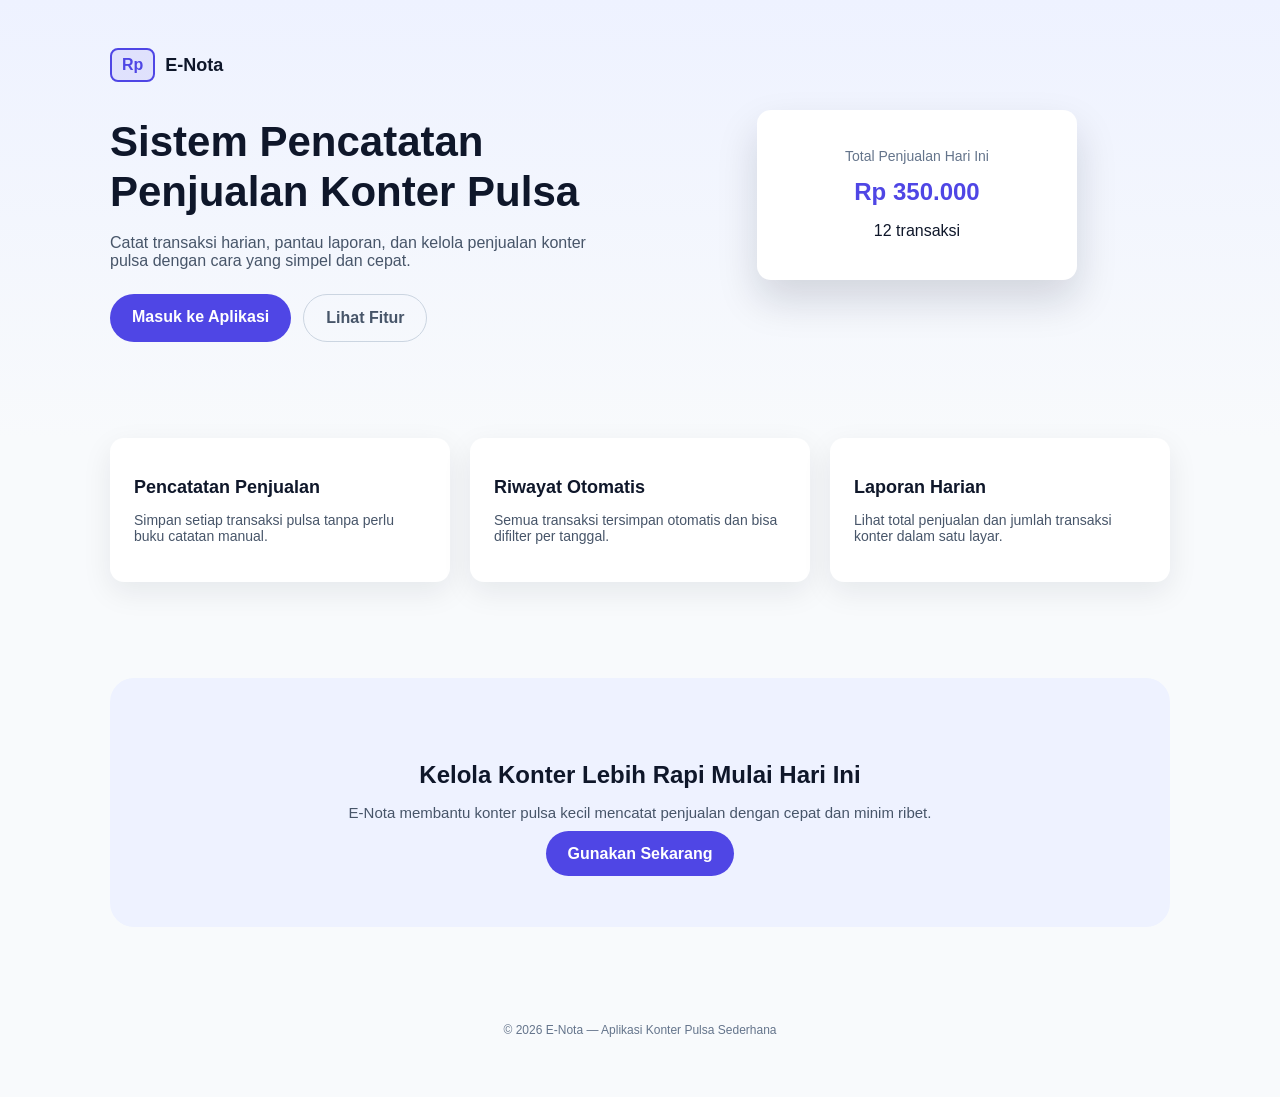
<file: index.html>
<!DOCTYPE html>
<html lang="id">
  <head>
    <meta charset="UTF-8" />
    <title>E-Nota – Aplikasi Pencatatan Penjualan Konter Pulsa</title>
    <meta
      name="description"
      content="E-Nota adalah aplikasi pencatatan penjualan pulsa untuk konter kecil. Catat transaksi, pantau laporan harian, dan kelola penjualan dengan mudah."
    />
    <meta name="viewport" content="width=device-width, initial-scale=1.0" />
    <meta name="robots" content="index, follow" />

    <!-- Social Preview -->
    <meta property="og:title" content="E-Nota – Konter Pulsa" />
    <meta
      property="og:description"
      content="Aplikasi sederhana untuk mencatat penjualan dan laporan konter pulsa."
    />
    <meta property="og:type" content="website" />

    <link rel="icon" href="/favicon.ico" />
    <link rel="stylesheet" href="css/landing.css" />
  </head>

  <body>
    <main class="container">
      <section class="hero">
        <div class="hero-content">
          <div class="logo">
            <span class="logo-badge">Rp</span>
            <span class="logo-text">E-Nota</span>
          </div>

          <h1>Sistem Pencatatan Penjualan Konter Pulsa</h1>
          <p class="subtitle">
            Catat transaksi harian, pantau laporan, dan kelola penjualan konter
            pulsa dengan cara yang simpel dan cepat.
          </p>

          <div class="hero-actions">
            <a href="app.html" class="btn-primary">Masuk ke Aplikasi</a>
            <a href="#fitur" class="btn-secondary">Lihat Fitur</a>
          </div>
        </div>

        <div class="hero-mockup">
          <div class="mockup-card">
            <p class="mockup-title">Total Penjualan Hari Ini</p>
            <h2>Rp 350.000</h2>
            <p class="mockup-sub">12 transaksi</p>
          </div>
        </div>
      </section>

      <section class="features" id="fitur">
        <div class="card">
          <h2>Pencatatan Penjualan</h2>
          <p>Simpan setiap transaksi pulsa tanpa perlu buku catatan manual.</p>
        </div>

        <div class="card">
          <h2>Riwayat Otomatis</h2>
          <p>
            Semua transaksi tersimpan otomatis dan bisa difilter per tanggal.
          </p>
        </div>

        <div class="card">
          <h2>Laporan Harian</h2>
          <p>
            Lihat total penjualan dan jumlah transaksi konter dalam satu layar.
          </p>
        </div>
      </section>

      <section class="cta">
        <h2>Kelola Konter Lebih Rapi Mulai Hari Ini</h2>
        <p>
          E-Nota membantu konter pulsa kecil mencatat penjualan dengan cepat dan
          minim ribet.
        </p>
        <a href="app.html" class="btn-primary">Gunakan Sekarang</a>
      </section>

      <footer class="footer">
        <p>
          © <span id="year"></span> E-Nota — Aplikasi Konter Pulsa Sederhana
        </p>
      </footer>
    </main>

    <script src="js/landing.js"></script>
  </body>
</html>
</file>
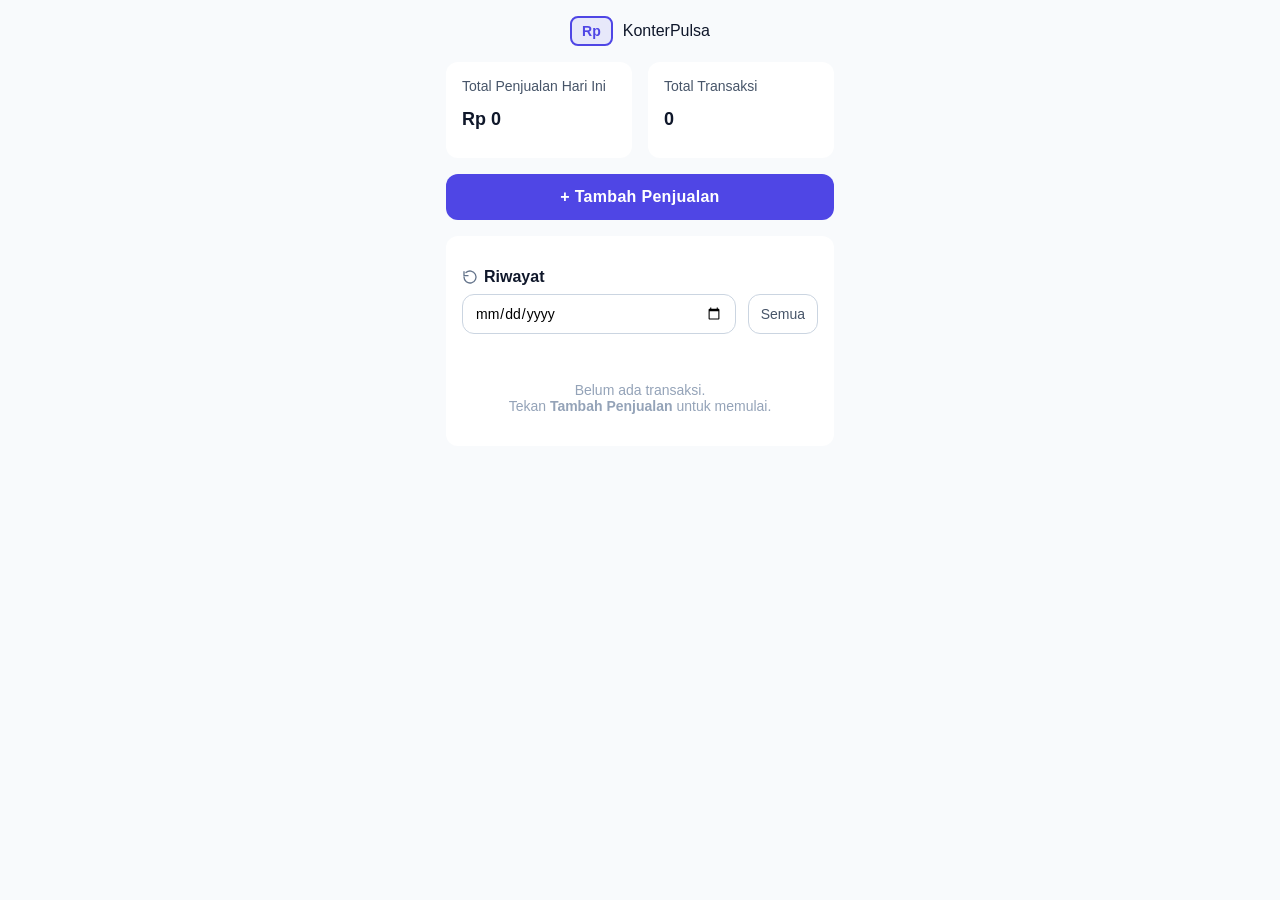
<file: app.html>
<!DOCTYPE html>
<html lang="id">
  <head>
    <meta charset="UTF-8" />
    <title>E-Nota – Aplikasi Pencatatan Penjualan Konter Pulsa</title>
    <meta
      name="description"
      content="E-Nota adalah aplikasi pencatatan penjualan pulsa untuk konter kecil. Catat transaksi, lihat laporan harian, dan kelola penjualan dengan mudah."
    />
    <meta name="viewport" content="width=device-width, initial-scale=1.0" />

    <!-- SEO dasar -->
    <meta name="robots" content="index, follow" />

    <!-- Social preview -->
    <meta property="og:title" content="E-Nota" />
    <meta
      property="og:description"
      content="Sistem Pencatatan Penjualan Pulsa Sederhana"
    />
    <meta property="og:type" content="website" />

    <link rel="icon" href="/favicon.ico" />
    <link rel="stylesheet" href="css/style.css" />
  </head>
  <body>
    <div class="app">
      <!-- HEADER -->
      <header class="header">
        <div class="logo">
          <span class="logo-badge">Rp</span>
          <span class="logo-text">KonterPulsa</span>
        </div>
      </header>
      <!-- DASHBOARD -->
      <section class="dashboard">
        <div class="summary">
          <div class="card">
            <p>Total Penjualan Hari Ini</p>
            <h2 id="total">Rp 0</h2>
          </div>
          <div class="card">
            <p>Total Transaksi</p>
            <h2 id="count">0</h2>
          </div>
        </div>
        <button class="btn-primary" id="openForm">+ Tambah Penjualan</button>
        <div class="card">
          <h3 class="history-title">
            <span class="history-icon">
              <svg
                viewBox="0 0 24 24"
                width="16"
                height="16"
                fill="none"
                stroke="currentColor"
                stroke-width="2"
                stroke-linecap="round"
                stroke-linejoin="round"
              >
                <path d="M3 12a9 9 0 1 0 3-6.7"></path>
                <polyline points="3 4 3 10 9 10"></polyline>
              </svg>
            </span>
            Riwayat
          </h3>
          <div class="history-filter">
            <input type="date" id="filterDate" />
            <button class="btn-secondary" id="resetFilter">Semua</button>
          </div>
          <p class="empty-state" id="emptyHistory">
            Belum ada transaksi.<br />
            Tekan <strong>Tambah Penjualan</strong> untuk memulai.
          </p>
          <ul id="history"></ul>
        </div>
      </section>
      <!-- FORM TAMBAH PENJUALAN -->
      <section class="form hidden" id="formSection">
        <h2>Tambah Penjualan</h2>
        <label>Nominal</label>
        <input
          type="text"
          id="nominal"
          placeholder="Rp 0"
          inputmode="numeric"
        />
        <small id="nominalPreview"></small> <label>Provider</label>
        <select id="provider">
          <option>Telkomsel</option>
          <option>XL</option>
          <option>Axis</option>
          <option>Indosat</option>
        </select>
        <div class="form-actions">
          <button class="btn-secondary" id="cancelBtn">Batal</button>
          <button class="btn-primary" id="saveBtn">Simpan</button>
        </div>
      </section>
    </div>
    <script src="js/script.js"></script>
  </body>
</html>
</file>
<file: css/landing.css>
:root {
  --primary: #4f46e5;
  --bg: #f8fafc;
  --card: #ffffff;
  --text: #0f172a;
  --radius: 14px;
}

* {
  box-sizing: border-box;
  font-family: Arial, sans-serif;
}

body {
  margin: 0;
  background: linear-gradient(180deg, #eef2ff 0%, #f8fafc 40%);
  color: var(--text);
}

.container {
  max-width: 1100px;
  margin: auto;
  padding: 48px 20px;
}

/* LOGO */
.logo {
  display: flex;
  align-items: center;
  gap: 10px;
  margin-bottom: 24px;
}

.logo-badge {
  padding: 6px 10px;
  font-weight: 700;
  color: var(--primary);
  border: 2px solid var(--primary);
  border-radius: 8px;
  background: color-mix(in srgb, var(--primary) 10%, transparent);
}

.logo-text {
  font-size: 18px;
  font-weight: 700;
}

/* HERO */
.hero {
  display: grid;
  gap: 48px;
  margin-bottom: 96px;
}

.hero-content {
  max-width: 520px;
}

.hero h1 {
  font-size: clamp(28px, 4vw, 42px);
  line-height: 1.2;
  margin-bottom: 16px;
}

.subtitle {
  font-size: 16px;
  color: #475569;
  margin-bottom: 24px;
}

.hero-actions {
  display: flex;
  gap: 12px;
  flex-wrap: wrap;
}

/* MOCKUP */
.hero-mockup {
  display: flex;
  align-items: center;
  justify-content: center;
}

.mockup-card {
  width: 100%;
  max-width: 320px;
  background: var(--card);
  padding: 24px;
  border-radius: var(--radius);
  box-shadow: 0 20px 40px rgba(15, 23, 42, 0.15);
  text-align: center;
}

.mockup-title {
  font-size: 14px;
  color: #64748b;
}

.mockup-card h2 {
  margin: 12px 0;
  color: var(--primary);
}

/* BUTTON */
.btn-primary,
.btn-secondary {
  padding: 14px 22px;
  border-radius: 999px;
  text-decoration: none;
  font-weight: 600;
}

.btn-primary {
  background: var(--primary);
  color: #fff;
}

.btn-secondary {
  border: 1px solid #cbd5e1;
  color: #475569;
}

/* FEATURES */
.features {
  display: grid;
  gap: 20px;
  margin-bottom: 96px;
}

.card {
  background: var(--card);
  padding: 24px;
  border-radius: var(--radius);
  box-shadow: 0 10px 30px rgba(15, 23, 42, 0.08);
  transition: transform 0.2s ease;
}

.card:hover {
  transform: translateY(-4px);
}

.card h2 {
  font-size: 18px;
  margin-bottom: 8px;
}

.card p {
  font-size: 14px;
  color: #475569;
}

/* CTA */
.cta {
  text-align: center;
  background: #eef2ff;
  padding: 64px 24px;
  border-radius: 24px;
  margin-bottom: 96px;
}

.cta h2 {
  font-size: 24px;
  margin-bottom: 12px;
}

.cta p {
  font-size: 15px;
  color: #475569;
  margin-bottom: 24px;
}

/* FOOTER */
.footer {
  text-align: center;
  font-size: 12px;
  color: #64748b;
}

/* RESPONSIVE DESKTOP */
@media (min-width: 768px) {
  .hero {
    grid-template-columns: 1fr 1fr;
    align-items: center;
  }

  .features {
    grid-template-columns: repeat(3, 1fr);
  }
}
</file>
<file: css/style.css>
/* ========================= */
/* ROOT VARIABLES */
/* ========================= */
:root {
  --primary: #4f46e5;
  --bg: #f8fafc;
  --card: #ffffff;
  --text: #0f172a;

  --radius: 12px;
  --space: 16px;
}

/* ========================= */
/* RESET & BASE */
/* ========================= */
* {
  box-sizing: border-box;
  font-family: Arial, sans-serif;
}

body {
  margin: 0;
  background: var(--bg);
  color: var(--text);
}

/* ========================= */
/* LAYOUT */
/* ========================= */
.app {
  max-width: 420px;
  margin: auto;
  padding: var(--space);
}

/* ========================= */
/* TYPOGRAPHY */
/* ========================= */
h1 {
  font-size: 22px;
  font-weight: 700;
  margin: 0;
}

h2 {
  font-size: 18px;
  font-weight: 600;
  margin-bottom: 12px;
}

h3 {
  font-size: 16px;
  font-weight: 600;
  margin-bottom: 8px;
}

p {
  margin: 0;
  font-size: 14px;
  color: #475569;
}

label {
  display: block;
  margin-bottom: 6px;
  font-size: 14px;
  font-weight: 500;
}

small {
  display: block;
  margin-bottom: var(--space);
  font-size: 12px;
  color: #64748b;
}

/* ========================= */
/* HEADER */
/* ========================= */
.header {
  text-align: center;
  margin-bottom: var(--space);
}

.logo {
  display: flex;
  align-items: center;
  justify-content: center;
  gap: 10px;
}

.logo-badge {
  padding: 6px 10px;
  font-size: 14px;
  font-weight: 700;
  line-height: 1;

  color: var(--primary);
  border: 2px solid var(--primary);
  border-radius: 8px;
  background: color-mix(in srgb, var(--primary) 10%, transparent);
}

/* ========================= */
/* DASHBOARD / CARD */
/* ========================= */
.summary {
  display: flex;
  gap: var(--space);
}

.card {
  flex: 1;
  margin-bottom: var(--space);
  padding: var(--space);

  background: var(--card);
  border-radius: var(--radius);
}

.empty-state {
  padding: 16px 0;
  text-align: center;
  font-size: 14px;
  color: #94a3b8;
}

/* ========================= */
/* BUTTONS */
/* ========================= */
button {
  cursor: pointer;
}

.btn-primary,
.btn-secondary {
  width: 100%;
  padding: 14px;
  border-radius: var(--radius);
}

.btn-primary {
  background: var(--primary);
  border: none;
  color: #fff;

  font-size: 16px;
  font-weight: 600;
  letter-spacing: 0.3px;
}

.btn-secondary {
  background: transparent;
  border: 1px solid #cbd5e1;
  color: #475569;

  font-size: 14px;
  font-weight: 500;
}

#openForm {
  margin-bottom: var(--space);
}

/* ========================= */
/* FORM */
/* ========================= */
input,
select {
  width: 100%;
  padding: 12px;
  margin-bottom: var(--space);

  font-size: 15px;
  border: 1px solid #cbd5e1;
  border-radius: var(--radius);
}

input::placeholder {
  color: #94a3b8;
}

.form-actions {
  display: flex;
  gap: 12px;
  margin-top: var(--space);
}

.form-actions button {
  flex: 1;
}

/* ========================= */
/* HISTORY FILTER */
/* ========================= */
.history-filter {
  display: flex;
  gap: 12px;
  margin-bottom: var(--space);
}

.history-filter input,
.history-filter button {
  height: 40px;
  padding: 0 12px;
  font-size: 14px;
}

.history-filter button {
  width: auto;
  white-space: nowrap;
}

/* ========================= */
/* TRANSACTION LIST */
/* ========================= */
.history-title {
  display: flex;
  align-items: center;
  gap: 6px;
}

.history-icon {
  display: flex;
  color: #64748b;
}

#history {
  list-style: none;
  padding: 0;
  margin: 0;
}

#history li {
  display: flex;
  flex-direction: column;
  gap: 4px;

  padding: 14px;
  margin-bottom: 12px;

  background: var(--card);
  border: 1px solid #e2e8f0;
  border-radius: var(--radius);
}

/* ========================= */
/* TRANSACTION ITEM */
/* ========================= */
.transaction-provider {
  display: flex;
  align-items: center;
  gap: 6px;

  font-size: 14px;
  font-weight: 600;
  color: #334155;
}

.provider-icon {
  display: flex;
  align-items: center;
  color: #64748b;
}

.transaction-amount {
  font-size: 20px;
  font-weight: 700;
  line-height: 1.2;
  color: var(--primary);
}

.transaction-date {
  display: flex;
  align-items: center;
  gap: 4px;

  font-size: 12px;
  color: #64748b;
}

.date-icon {
  display: flex;
}

/* ========================= */
/* UTILITIES */
/* ========================= */
.hidden {
  display: none;
}
</file>
